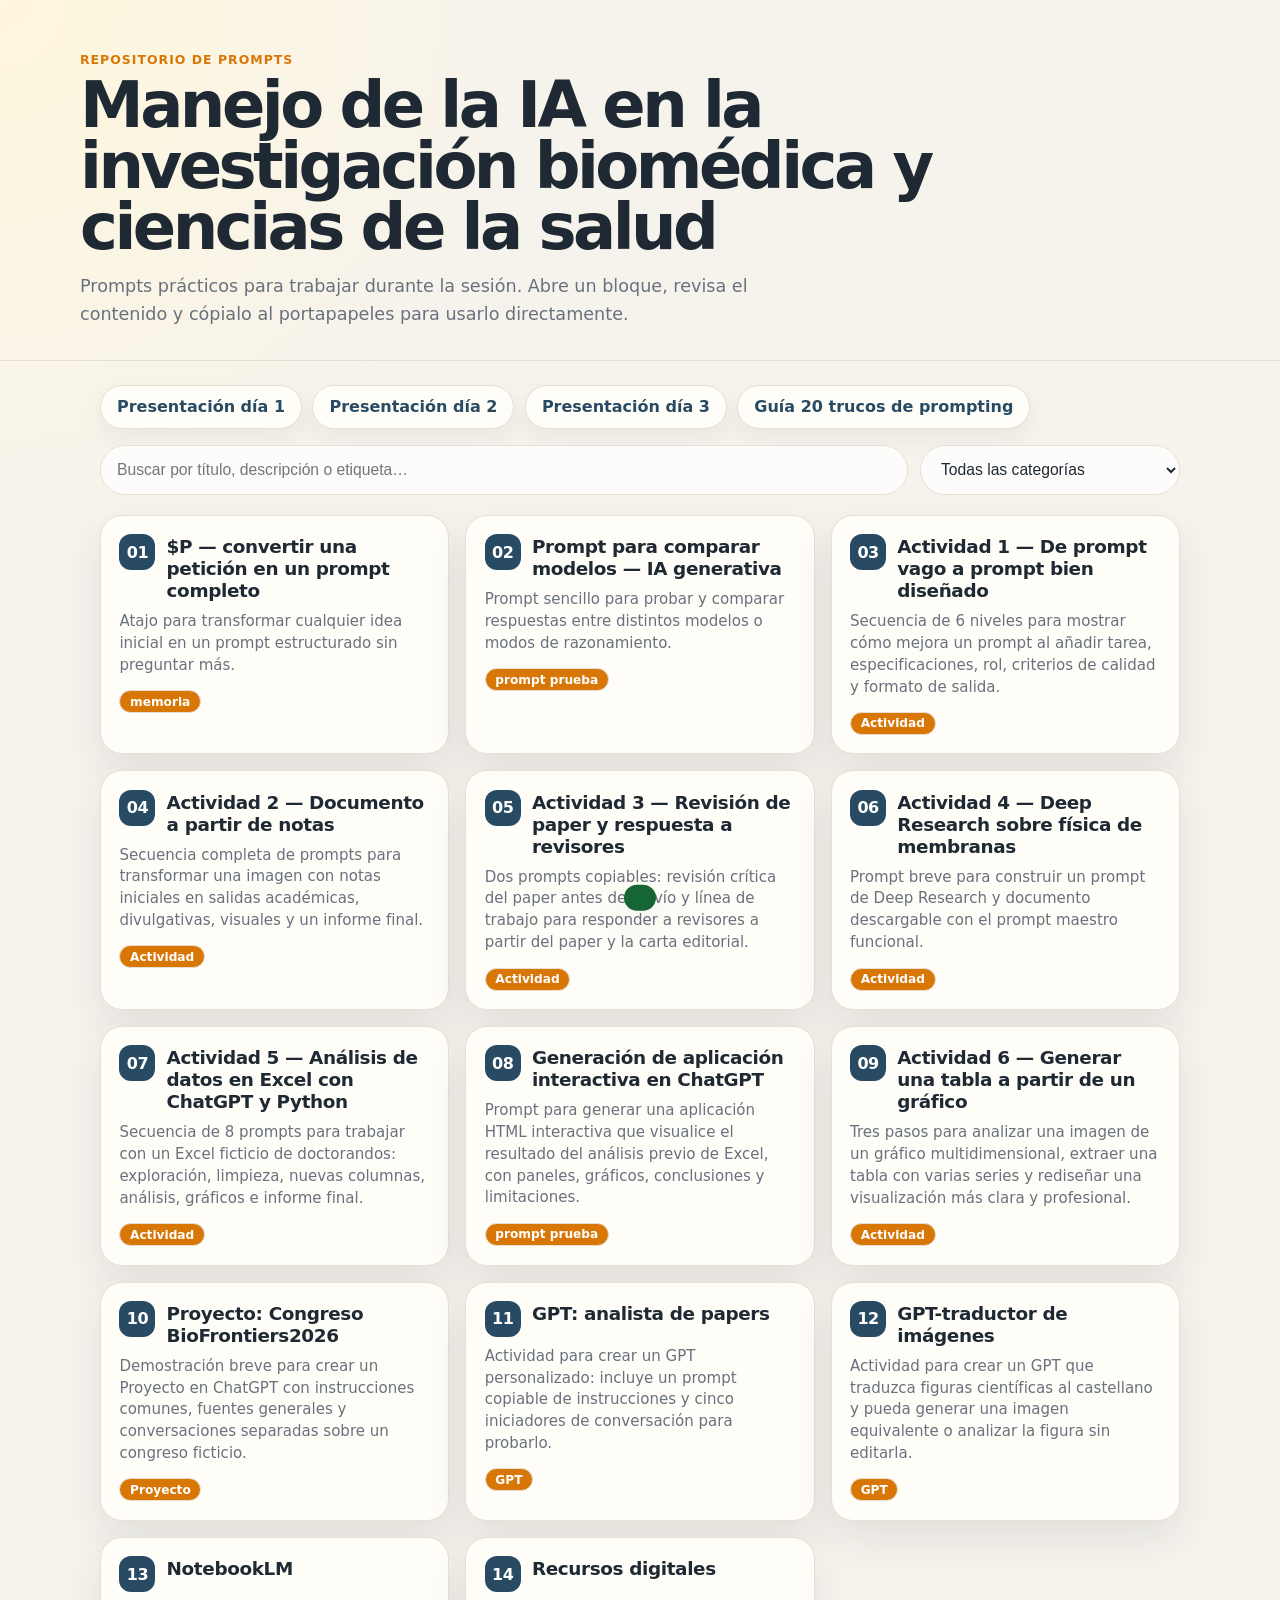
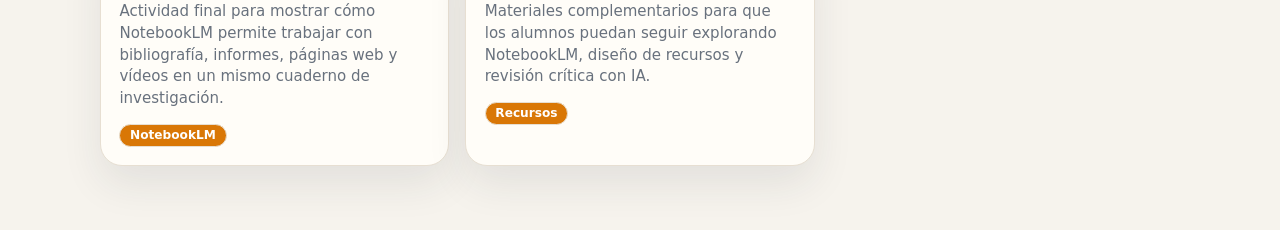
<file: index.html>
<!doctype html>
<html lang="es">
<head>
  <meta charset="utf-8" />
  <meta name="viewport" content="width=device-width, initial-scale=1" />
  <title>Manejo de la IA en la investigación biomédica y ciencias de la salud</title>
  <link rel="stylesheet" href="styles.css" />
</head>
<body>
  <header class="hero">
    <div>
      <p class="eyebrow">Repositorio de prompts</p>
      <h1>Manejo de la IA en la investigación biomédica y ciencias de la salud</h1>
      <p class="subtitle">Prompts prácticos para trabajar durante la sesión. Abre un bloque, revisa el contenido y cópialo al portapapeles para usarlo directamente.</p>
    </div>
  </header>

  <main class="container">
    <section class="doc-links" aria-label="Documentos del curso">
      <a href="dia-1-bases-de-la-ia.pdf" class="doc-button" target="_blank" rel="noopener">Presentación día 1</a>
      <a href="dia-2-ia-en-investigacion.pdf" class="doc-button" target="_blank" rel="noopener">Presentación día 2</a>
      <a href="dia-3-imagenes-agentes-debates-eticos.pdf" class="doc-button" target="_blank" rel="noopener">Presentación día 3</a>
      <a href="trucos.html" class="doc-button">Guía 20 trucos de prompting</a>
    </section>

    <section class="toolbar" aria-label="Herramientas de búsqueda">
      <input id="search" type="search" placeholder="Buscar por título, descripción o etiqueta…" />
      <select id="categoryFilter" aria-label="Filtrar por categoría">
        <option value="all">Todas las categorías</option>
      </select>
    </section>

    <section id="promptGrid" class="grid" aria-live="polite"></section>
  </main>

  <div id="toast" role="status" aria-live="polite"></div>

  <script src="prompts.js?v=20260609-2322"></script>
  <script src="app.js?v=20260609-2322"></script>
</body>
</html>
</file>
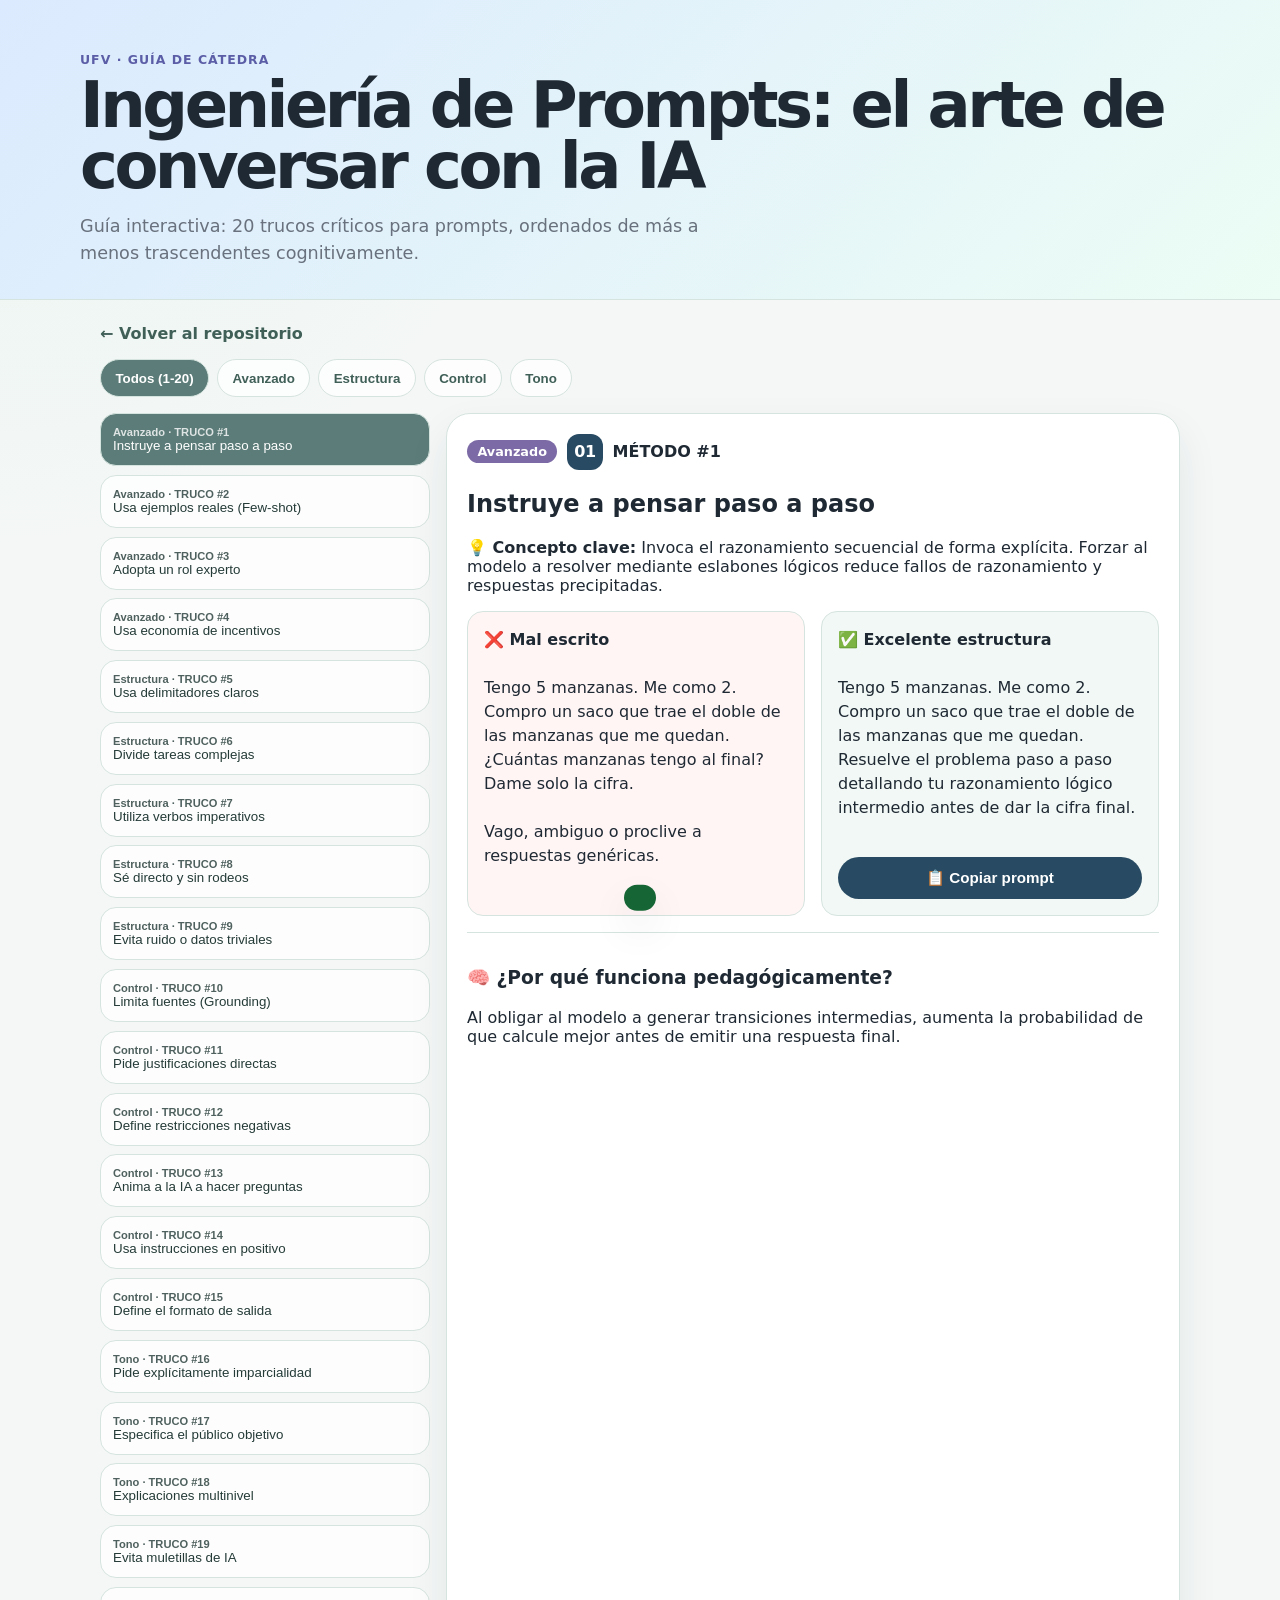
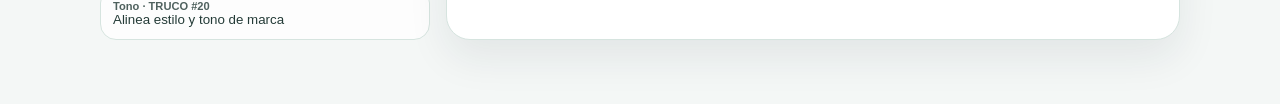
<file: trucos.html>
<!doctype html><html lang="es"><head><meta charset="utf-8"/><meta name="viewport" content="width=device-width, initial-scale=1"/><title>20 trucos críticos para prompts</title><link rel="stylesheet" href="styles.css"/><style>
body{background:radial-gradient(circle at top left,#eaf6f0 0,transparent 34rem),#f4f7f6}.hero{background:linear-gradient(135deg,#dbeafe,#ecfdf5);border-bottom-color:#d6e4df}.eyebrow{color:#5b5ea6}.filters{display:flex;gap:.5rem;flex-wrap:wrap;margin:0 0 1rem}.filter{border:1px solid #d6e4df;border-radius:999px;background:#ffffffcc;padding:.65rem .9rem;font-weight:800;color:#3f5f57;cursor:pointer}.filter.active{background:#5b7c78;color:white}.trick-layout{display:grid;grid-template-columns:330px 1fr;gap:1rem}.trick-list{display:grid;gap:.55rem;align-content:start}.trick-tab{text-align:left;border:1px solid var(--line);background:var(--card);border-radius:16px;padding:.75rem;cursor:pointer}.trick-tab.active{background:#5b7c78;color:white}.trick-tab small{display:block;opacity:.8;font-weight:800}.trick-panel{background:var(--card);border:1px solid var(--line);border-radius:24px;box-shadow:var(--shadow);padding:1.25rem}.method{display:flex;gap:.6rem;align-items:center;margin-bottom:.75rem}.pill{background:#7c6aa6;color:white;border-radius:999px;padding:.25rem .65rem;font-size:.8rem;font-weight:850}.compare{display:grid;grid-template-columns:1fr 1fr;gap:1rem}.box{white-space:pre-wrap;border:1px solid var(--line);border-radius:16px;padding:1rem;line-height:1.5;background:#f7fbfa}.bad{background:#fff5f5}.good{background:#f1f8f5}.why{margin-top:1rem;border-top:1px solid var(--line);padding-top:1rem}.back-link{display:inline-flex;margin-bottom:1rem;text-decoration:none;color:#3f5f57;font-weight:800}@media(max-width:900px){.trick-layout,.compare,.level-grid{grid-template-columns:1fr}.trick-list{position:static}}

/* repair-visible-guide */
.filters{display:flex;gap:.5rem;flex-wrap:wrap;margin:0 0 1rem}.filter{border:1px solid #d6e4df;border-radius:999px;background:#ffffffcc;padding:.65rem .9rem;font-weight:800;color:#3f5f57;cursor:pointer}.filter.active{background:#5b7c78;color:white}.trick-layout{display:grid;grid-template-columns:330px 1fr;gap:1rem}.trick-list{display:grid;gap:.55rem;align-content:start}.trick-tab{text-align:left;border:1px solid #d6e4df;background:#ffffffcc;border-radius:16px;padding:.75rem;cursor:pointer;color:#243b37}.trick-tab.active{background:#5b7c78;color:white}.trick-tab small{display:block;opacity:.8;font-weight:800}.trick-panel{background:#fff;border:1px solid #d6e4df;border-radius:24px;box-shadow:0 18px 40px rgba(31,41,51,.08);padding:1.25rem}.method{display:flex;gap:.6rem;align-items:center;margin-bottom:.75rem}.pill{background:#7c6aa6;color:white;border-radius:999px;padding:.25rem .65rem;font-size:.8rem;font-weight:850}.compare{display:grid;grid-template-columns:1fr 1fr;gap:1rem}.box{white-space:pre-wrap;border:1px solid #d6e4df;border-radius:16px;padding:1rem;line-height:1.5;background:#f7fbfa}.bad{background:#fff5f5}.good{background:#f1f8f5}.why{margin-top:1rem;border-top:1px solid #d6e4df;padding-top:1rem}@media(max-width:900px){.trick-layout,.compare{grid-template-columns:1fr}}
</style></head><body><header class="hero"><div><p class="eyebrow">UFV · Guía de cátedra</p><h1>Ingeniería de Prompts: el arte de conversar con la IA</h1><p class="subtitle">Guía interactiva: 20 trucos críticos para prompts, ordenados de más a menos trascendentes cognitivamente.</p></div></header><main class="container"><a class="back-link" href="index.html">← Volver al repositorio</a><section class="filters" id="filters"></section><section class="trick-layout"><nav id="trickList" class="trick-list"></nav><article id="trickPanel" class="trick-panel"></article></section></main><div id="toast" role="status" aria-live="polite"></div><script src="trucos-data.js"></script><script>
const cats=['Todos','Avanzado','Estructura','Control','Tono'];let current=0,cat='Todos';const list=document.querySelector('#trickList'),panel=document.querySelector('#trickPanel'),filters=document.querySelector('#filters'),toast=document.querySelector('#toast');function filtered(){return window.TRICKS.map((t,i)=>({t,i})).filter(x=>(cat==='Todos'||x.t[0]===cat))}function renderFilters(){filters.innerHTML=cats.map(c=>`<button class="filter ${c===cat?'active':''}" data-cat="${c}">${c}${c==='Todos'?' (1-20)':''}</button>`).join('')}function renderList(){const f=filtered();list.innerHTML=f.map(({t,i})=>`<button class="trick-tab ${i===current?'active':''}" data-i="${i}"><small>${t[0]} · TRUCO #${i+1}</small>${t[1]}</button>`).join('');if(!f.some(x=>x.i===current)&&f[0])current=f[0].i;renderPanel()}function renderPanel(){const t=window.TRICKS[current];panel.innerHTML=`<div class="method"><span class="pill">${t[0]}</span><span class="number">${String(current+1).padStart(2,'0')}</span><strong>MÉTODO #${current+1}</strong></div><h2>${t[1]}</h2><p><strong>💡 Concepto clave:</strong> ${t[2]}</p><div class="compare"><div class="box bad"><strong>❌ Mal escrito</strong>\n\n${t[3]}\n\nVago, ambiguo o proclive a respuestas genéricas.</div><div class="box good"><strong>✅ Excelente estructura</strong>\n\n${t[4]}\n\n<button class="copy" id="copy">📋 Copiar prompt</button></div></div><div class="why"><h3>🧠 ¿Por qué funciona pedagógicamente?</h3><p>${t[5]}</p></div>`}async function copy(){await navigator.clipboard.writeText(window.TRICKS[current][4]);toast.textContent='Prompt copiado';toast.classList.add('show');setTimeout(()=>toast.classList.remove('show'),1600)}filters.onclick=e=>{const b=e.target.closest('button');if(!b)return;cat=b.dataset.cat;renderFilters();renderList()};list.onclick=e=>{const b=e.target.closest('button');if(!b)return;current=+b.dataset.i;renderList()};panel.onclick=e=>{if(e.target.id==='copy')copy()};renderFilters();renderList();
</script></body></html>
</file>
<file: styles.css>
:root {
  --bg: #f6f3ed;
  --card: #fffdf8;
  --ink: #1f2933;
  --muted: #68717d;
  --line: #e7dfd2;
  --accent: #284b63;
  --accent-2: #d97706;
  --ok: #166534;
  --shadow: 0 18px 40px rgba(31, 41, 51, .09);
}

* { box-sizing: border-box; }
body {
  margin: 0;
  font-family: Inter, ui-sans-serif, system-ui, -apple-system, BlinkMacSystemFont, "Segoe UI", sans-serif;
  background: radial-gradient(circle at top left, #fff7dc 0, transparent 34rem), var(--bg);
  color: var(--ink);
}

.hero {
  padding: 3.25rem 1.25rem 2rem;
  border-bottom: 1px solid var(--line);
}
.hero > div, .container { max-width: 1120px; margin: 0 auto; }
.eyebrow { margin: 0 0 .5rem; color: var(--accent-2); font-weight: 700; text-transform: uppercase; letter-spacing: .08em; font-size: .78rem; }
h1 { margin: 0; font-size: clamp(2.1rem, 5vw, 4.8rem); letter-spacing: -.055em; line-height: .95; }
.subtitle { max-width: 680px; color: var(--muted); font-size: 1.1rem; line-height: 1.55; margin: 1rem 0 0; }

.container { padding: 1.5rem 1.25rem 4rem; }
.doc-links { display: flex; flex-wrap: wrap; gap: .65rem; margin-bottom: 1rem; }
.doc-button { text-decoration: none; border: 1px solid var(--line); background: var(--card); color: var(--accent); border-radius: 999px; padding: .72rem 1rem; font-weight: 750; box-shadow: 0 10px 25px rgba(31,41,51,.06); }
.doc-button[aria-disabled="true"] { opacity: .72; cursor: not-allowed; }
.toolbar { display: grid; grid-template-columns: 1fr minmax(190px, 260px); gap: .75rem; margin-bottom: 1.25rem; }
input, select {
  width: 100%; border: 1px solid var(--line); background: rgba(255,255,255,.78); border-radius: 999px;
  padding: .9rem 1rem; color: var(--ink); font-size: .98rem; outline: none;
}
input:focus, select:focus { border-color: var(--accent); box-shadow: 0 0 0 3px rgba(40,75,99,.14); }

.grid { display: grid; grid-template-columns: repeat(3, minmax(0, 1fr)); gap: 1rem; }
.card {
  background: var(--card); border: 1px solid var(--line); border-radius: 22px; box-shadow: var(--shadow); overflow: hidden;
}
.card summary { cursor: pointer; list-style: none; padding: 1.15rem; }
.card summary::-webkit-details-marker { display: none; }
.title-row { display: flex; align-items: flex-start; gap: .7rem; margin-bottom: .55rem; }
.number { flex: 0 0 auto; display: inline-grid; place-items: center; min-width: 2.25rem; height: 2.25rem; border-radius: 12px; background: var(--accent); color: white; font-weight: 850; letter-spacing: -.03em; }
.card h2 { margin: .12rem 0 0; font-size: 1.15rem; line-height: 1.2; letter-spacing: -.02em; }
.description { color: var(--muted); line-height: 1.45; margin: 0 0 .85rem; font-size: .94rem; }
.meta { display: flex; flex-wrap: wrap; gap: .4rem; }
.tag { border: 1px solid var(--line); color: white; background: var(--accent-2); border-radius: 999px; padding: .22rem .6rem; font-size: .76rem; font-weight: 750; }
.content { border-top: 1px solid var(--line); padding: 1rem 1.15rem 1.15rem; }
.prompt {
  white-space: pre-wrap; background: #fbf7ef; border: 1px solid var(--line); border-radius: 16px; padding: .9rem;
  max-height: 360px; overflow: auto; font-family: ui-monospace, SFMono-Regular, Menlo, Consolas, monospace; font-size: .88rem; line-height: 1.5;
}
.copy {
  margin-top: .8rem; border: 0; border-radius: 999px; background: var(--accent); color: white; padding: .75rem 1rem;
  font-weight: 750; cursor: pointer; width: 100%; font-size: .95rem;
}
.copy:hover { filter: brightness(1.06); }
.empty { grid-column: 1/-1; color: var(--muted); padding: 2rem; text-align: center; }
#toast {
  position: fixed; left: 50%; bottom: 1.25rem; transform: translateX(-50%) translateY(120%);
  background: var(--ok); color: white; padding: .8rem 1rem; border-radius: 999px; box-shadow: var(--shadow); transition: transform .2s ease;
}
#toast.show { transform: translateX(-50%) translateY(0); }

@media (max-width: 860px) { .grid { grid-template-columns: repeat(2, minmax(0, 1fr)); } }
@media (max-width: 620px) { .toolbar, .grid { grid-template-columns: 1fr; } .hero { padding-top: 2.2rem; } }

.materials { margin-top: 1rem; border-top: 1px solid var(--line); padding-top: .9rem; }
.materials h3 { margin: 0 0 .55rem; font-size: .92rem; color: var(--muted); text-transform: uppercase; letter-spacing: .06em; }
.material-link { display: flex; justify-content: space-between; align-items: center; gap: .75rem; text-decoration: none; color: var(--accent); background: #f9f5ec; border: 1px solid var(--line); border-radius: 14px; padding: .7rem .8rem; margin-top: .45rem; font-weight: 700; min-width: 0; overflow-wrap: anywhere; }
.material-link span { color: var(--muted); font-weight: 650; font-size: .78rem; flex: 0 0 auto; }
.material-link.disabled { opacity: .55; cursor: not-allowed; }
.step-intro { color: var(--muted); line-height: 1.5; margin: 0 0 1rem; }
.steps { display: grid; gap: .9rem; }
.step-block { background: #fffaf1; border: 1px solid var(--line); border-radius: 18px; padding: .85rem; }
.step-block h3 { margin: 0 0 .6rem; color: var(--accent); font-size: .98rem; }
.step-block .prompt { max-height: 240px; background: #fffdf8; }
.copy-step { margin-top: .65rem; }
</file>
